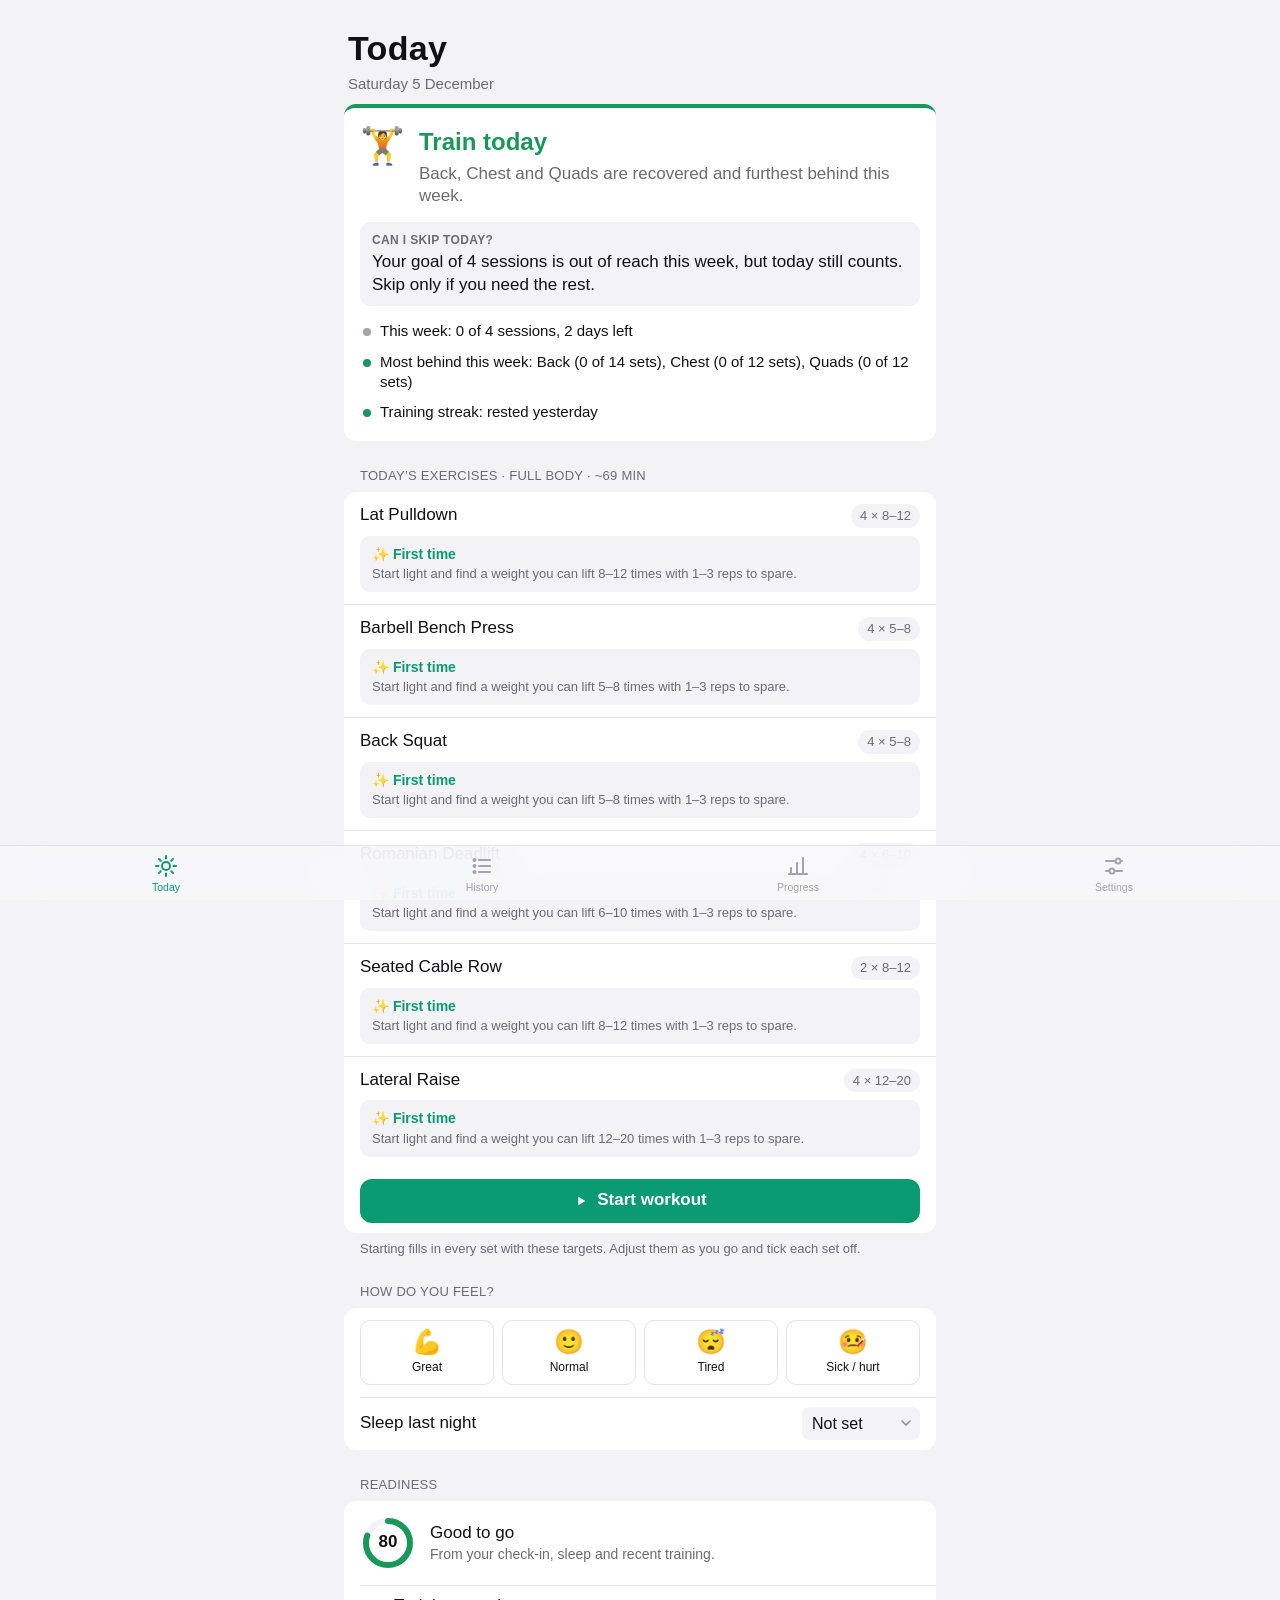
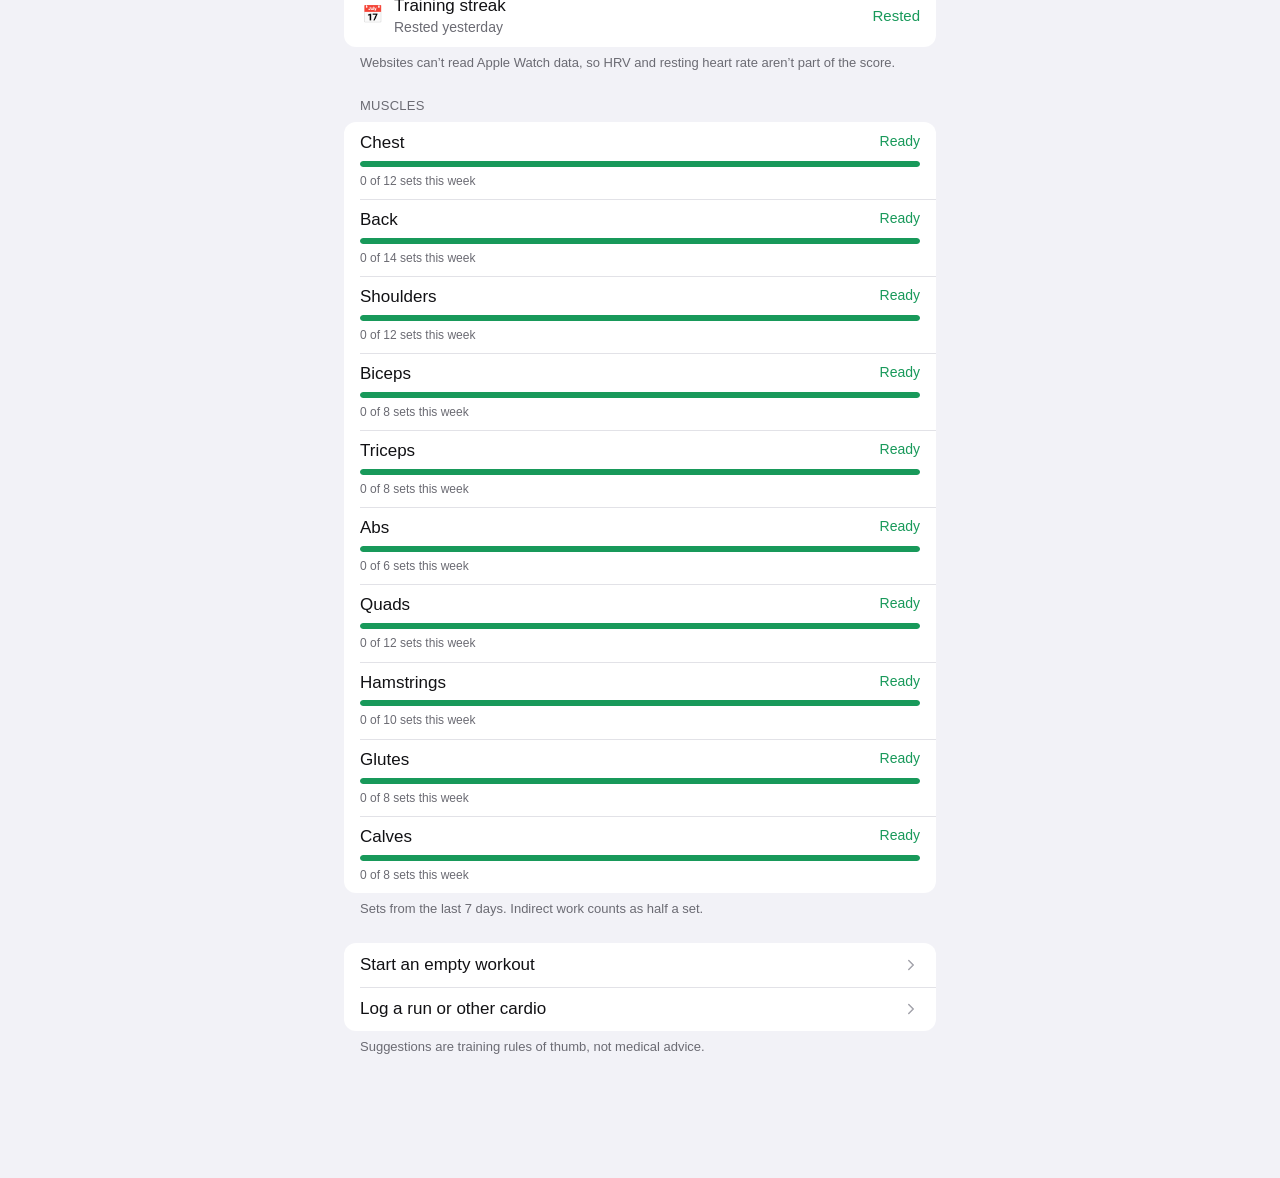
<file: static/gym/index.html>
<!doctype html>
<html lang="en">
<head>
  <meta charset="utf-8">
  <meta name="viewport" content="width=device-width, initial-scale=1, viewport-fit=cover">
  <meta name="description" content="Log gym sessions and runs, see how recovered each muscle is, and know when to train or rest. Your data stays on your device.">
  <meta name="theme-color" content="#f2f2f7" media="(prefers-color-scheme: light)">
  <meta name="theme-color" content="#000000" media="(prefers-color-scheme: dark)">
  <meta name="apple-mobile-web-app-capable" content="yes">
  <meta name="mobile-web-app-capable" content="yes">
  <meta name="apple-mobile-web-app-status-bar-style" content="default">
  <meta name="apple-mobile-web-app-title" content="GymTrack">
  <title>GymTrack</title>
  <link rel="manifest" href="manifest.webmanifest">
  <link rel="apple-touch-icon" href="icons/apple-touch-icon.png">
  <link rel="icon" type="image/png" sizes="192x192" href="icons/icon-192.png">
  <link rel="stylesheet" href="css/app.css">
  <script type="module" src="js/app.js"></script>
</head>
<body>
  <div id="app">
    <noscript><p style="padding:24px">GymTrack needs JavaScript turned on.</p></noscript>
  </div>
</body>
</html>
</file>
<file: static/gym/css/app.css>
/* GymTrack — iOS-style, light and dark. */

:root {
  --bg: #f2f2f7;
  --card: #ffffff;
  --field: #f2f2f7;
  --text: #111114;
  --text2: #6b6b73;
  --text3: #a3a3ab;
  --sep: #e2e2e7;
  --accent: #0a9b72;
  --accent-ink: #ffffff;
  --accent-soft: rgba(10, 155, 114, 0.12);
  --green: #18995a;
  --orange: #d97a06;
  --red: #e0444b;
  --blue: #2f73e8;
  --indigo: #5856d6;
  --tabbar: rgba(249, 249, 251, 0.86);
  --radius: 12px;
  color-scheme: light dark;
}

@media (prefers-color-scheme: dark) {
  :root {
    --bg: #000000;
    --card: #1c1c1e;
    --field: #2c2c2e;
    --text: #f5f5f7;
    --text2: #a1a1a9;
    --text3: #6c6c74;
    --sep: #38383a;
    --accent: #2fd39a;
    --accent-ink: #00261b;
    --accent-soft: rgba(47, 211, 154, 0.16);
    --green: #34c77b;
    --orange: #ff9f0a;
    --red: #ff6961;
    --blue: #64a8ff;
    --indigo: #8e8cf5;
    --tabbar: rgba(22, 22, 24, 0.86);
  }
}

* { box-sizing: border-box; }

html {
  -webkit-text-size-adjust: 100%;
  font-size: 17px;
}

body {
  margin: 0;
  background: var(--bg);
  color: var(--text);
  font-family: -apple-system, BlinkMacSystemFont, "SF Pro Text", "Segoe UI", Roboto, "Helvetica Neue", Arial, sans-serif;
  line-height: 1.35;
  -webkit-font-smoothing: antialiased;
  -webkit-tap-highlight-color: transparent;
  overscroll-behavior-y: none;
}

body.locked { overflow: hidden; }

button, input, select, textarea { font: inherit; color: inherit; }
button { cursor: pointer; }
a { color: var(--accent); }

.visually-hidden {
  position: absolute !important;
  width: 1px; height: 1px;
  overflow: hidden;
  clip: rect(0 0 0 0);
  white-space: nowrap;
}

/* Layout */

.screen {
  max-width: 640px;
  margin: 0 auto;
  padding: calc(env(safe-area-inset-top) + 8px) 16px calc(env(safe-area-inset-bottom) + 96px);
}

.screen.detail {
  padding-top: 0;
  padding-bottom: calc(env(safe-area-inset-bottom) + 40px);
}

.page-head { padding: 18px 4px 10px; }
.page-head h1 { margin: 0; font-size: 34px; font-weight: 700; letter-spacing: 0.01em; }
.subtitle { margin: 2px 0 0; color: var(--text2); font-size: 15px; }

.section { margin: 0 0 26px; }

.section-title {
  margin: 0 0 7px;
  padding: 0 16px;
  font-size: 13px;
  font-weight: 400;
  text-transform: uppercase;
  letter-spacing: 0.02em;
  color: var(--text2);
}

.section-footer { margin: 7px 0 0; padding: 0 16px; font-size: 13px; color: var(--text2); }

.card {
  background: var(--card);
  border-radius: var(--radius);
  overflow: hidden;
}

.row {
  display: flex;
  align-items: center;
  gap: 10px;
  min-height: 44px;
  padding: 10px 16px;
  position: relative;
}

.row + .row::before {
  content: "";
  position: absolute;
  top: 0; left: 16px; right: 0;
  border-top: 0.5px solid var(--sep);
}

.row-title { font-weight: 500; display: flex; align-items: center; gap: 6px; flex-wrap: wrap; }
.grow { flex: 1; min-width: 0; }
.muted { color: var(--text2); }
.small { font-size: 14px; }
.tiny { font-size: 12px; }
.mono { font-variant-numeric: tabular-nums; }
.value { color: var(--text2); font-variant-numeric: tabular-nums; }
.version { text-align: center; color: var(--text3); font-size: 13px; margin: 8px 16px 24px; }
.prose { display: block; line-height: 1.45; }
.empty { text-align: center; color: var(--text2); padding: 24px 16px; }

.row-button {
  width: 100%;
  border: 0;
  background: none;
  text-align: left;
  color: var(--text);
}
.row-button:active { background: var(--field); }
.row-button .icon { color: var(--text3); flex: none; }
.row-button.accent, .row-button.accent .icon { color: var(--accent); }
.row-button.danger { color: var(--red); }

.field .label { color: var(--text); flex: none; min-width: 90px; }
.field .label.grow { flex: 1; min-width: 0; }

/* Buttons and controls */

.btn {
  display: inline-flex;
  align-items: center;
  justify-content: center;
  gap: 8px;
  min-height: 44px;
  padding: 10px 18px;
  border: 0;
  border-radius: var(--radius);
  font-weight: 600;
  background: var(--card);
  color: var(--accent);
}
.btn.block { width: 100%; }
.btn.primary { background: var(--accent); color: var(--accent-ink); }
.btn.tinted { background: var(--accent-soft); color: var(--accent); }
.btn.danger { background: var(--card); color: var(--red); font-weight: 500; }
.btn:active { opacity: 0.7; }

.icon-btn {
  display: inline-flex;
  align-items: center;
  justify-content: center;
  width: 36px; height: 36px;
  flex: none;
  border: 0;
  border-radius: 50%;
  background: none;
  color: var(--text3);
}
.icon-btn:active { background: var(--field); }

.pill {
  flex: none;
  padding: 3px 9px;
  border-radius: 999px;
  background: var(--field);
  color: var(--text2);
  font-size: 13px;
  font-weight: 500;
  font-variant-numeric: tabular-nums;
  white-space: nowrap;
}
.pill.done { background: var(--accent-soft); color: var(--accent); }
.pill.live { background: rgba(217, 122, 6, 0.15); color: var(--orange); font-size: 12px; }

select {
  appearance: none;
  -webkit-appearance: none;
  border: 0;
  border-radius: 8px;
  padding: 6px 26px 6px 10px;
  background: var(--field) url("data:image/svg+xml,%3Csvg xmlns='http://www.w3.org/2000/svg' width='10' height='6'%3E%3Cpath d='M1 1l4 4 4-4' fill='none' stroke='%238e8e93' stroke-width='1.6' stroke-linecap='round'/%3E%3C/svg%3E") no-repeat right 9px center;
  font-size: 16px;
  max-width: 60%;
}

input.text, textarea.text {
  flex: 1;
  min-width: 0;
  border: 0;
  background: none;
  font-size: 17px;
  text-align: right;
  color: var(--text2);
  outline: none;
}
textarea.text { text-align: left; resize: vertical; color: var(--text); width: 100%; }
input[type="datetime-local"].text { text-align: right; min-height: 24px; }

input.num {
  width: 64px;
  min-height: 36px;
  border: 0;
  border-radius: 8px;
  padding: 6px 8px;
  background: var(--field);
  font-size: 17px;
  text-align: center;
  font-variant-numeric: tabular-nums;
  outline: none;
}
input.num:focus { box-shadow: 0 0 0 2px var(--accent); }
input.num.wide { width: 96px; }

.stepper { display: inline-flex; align-items: center; gap: 4px; }
.step {
  width: 34px; height: 32px;
  border: 0;
  border-radius: 8px;
  background: var(--field);
  font-size: 20px;
  line-height: 1;
}
.step:disabled { opacity: 0.35; }
.step-value { min-width: 64px; text-align: center; font-variant-numeric: tabular-nums; color: var(--text2); }

.switch {
  appearance: none;
  -webkit-appearance: none;
  position: relative;
  width: 51px; height: 31px;
  flex: none;
  margin: 0;
  border-radius: 999px;
  background: var(--sep);
  transition: background 0.2s;
}
.switch::after {
  content: "";
  position: absolute;
  top: 2px; left: 2px;
  width: 27px; height: 27px;
  border-radius: 50%;
  background: #fff;
  box-shadow: 0 2px 4px rgba(0, 0, 0, 0.2);
  transition: transform 0.2s;
}
.switch:checked { background: var(--green); }
.switch:checked::after { transform: translateX(20px); }

.segmented {
  display: flex;
  padding: 2px;
  border-radius: 9px;
  background: var(--field);
}
.section > .segmented { background: rgba(118, 118, 128, 0.12); }
.segmented button {
  flex: 1;
  min-height: 32px;
  padding: 4px 14px;
  border: 0;
  border-radius: 7px;
  background: none;
  font-size: 14px;
  font-weight: 500;
}
.segmented button.on { background: var(--card); box-shadow: 0 1px 3px rgba(0, 0, 0, 0.12); }

/* Navigation */

.nav-bar {
  position: sticky;
  top: 0;
  z-index: 10;
  display: grid;
  grid-template-columns: 1fr auto 1fr;
  align-items: center;
  gap: 8px;
  min-height: 52px;
  margin: 0 -16px 16px;
  padding: env(safe-area-inset-top) 8px 0;
  background: var(--tabbar);
  -webkit-backdrop-filter: saturate(180%) blur(20px);
  backdrop-filter: saturate(180%) blur(20px);
  border-bottom: 0.5px solid var(--sep);
}
.nav-title {
  font-weight: 600;
  text-align: center;
  white-space: nowrap;
  overflow: hidden;
  text-overflow: ellipsis;
  max-width: 52vw;
}
.nav-btn {
  display: inline-flex;
  align-items: center;
  gap: 2px;
  min-height: 44px;
  padding: 0 8px;
  border: 0;
  background: none;
  color: var(--accent);
  font-size: 17px;
}
.nav-btn.left { justify-self: start; }
.nav-btn.right { justify-self: end; }
.nav-btn.bold { font-weight: 600; }

.tab-bar {
  position: fixed;
  left: 0; right: 0; bottom: 0;
  z-index: 20;
  display: flex;
  justify-content: space-around;
  padding: 6px 8px calc(env(safe-area-inset-bottom) + 4px);
  background: var(--tabbar);
  -webkit-backdrop-filter: saturate(180%) blur(20px);
  backdrop-filter: saturate(180%) blur(20px);
  border-top: 0.5px solid var(--sep);
}
.tab-bar a {
  display: flex;
  flex-direction: column;
  align-items: center;
  gap: 2px;
  min-width: 64px;
  padding: 2px 6px;
  color: var(--text3);
  font-size: 10.5px;
  font-weight: 500;
  text-decoration: none;
}
.tab-bar a.on { color: var(--accent); }

/* Today */

.install { display: flex; align-items: flex-start; gap: 8px; padding: 14px 8px 14px 16px; margin-bottom: 18px; }
.install p { margin: 4px 0 0; }
.install .icon { vertical-align: -3px; }

.verdict { padding: 18px 16px 8px; margin-bottom: 26px; border-top: 4px solid var(--tone); }
.tone-green { --tone: var(--green); }
.tone-orange { --tone: var(--orange); }
.tone-blue { --tone: var(--blue); }
.tone-indigo { --tone: var(--indigo); }
.tone-red { --tone: var(--red); }
.tone-accent { --tone: var(--accent); }
.verdict-top { display: flex; gap: 14px; align-items: flex-start; }
.verdict-emoji { font-size: 36px; line-height: 1.1; }
.verdict-title { margin: 0 0 4px; font-size: 24px; font-weight: 700; color: var(--tone); }
.verdict-top p { margin: 0; }
.skip { margin: 14px 0 4px; padding: 10px 12px; border-radius: 10px; background: var(--field); }
.eyebrow { font-size: 12px; font-weight: 600; text-transform: uppercase; letter-spacing: 0.03em; color: var(--text2); margin-bottom: 2px; }
.reasons { list-style: none; margin: 10px 0 6px; padding: 0; }
.reasons li { position: relative; padding: 5px 0 5px 20px; font-size: 15px; }
.reasons li::before {
  content: "";
  position: absolute;
  left: 3px; top: 12px;
  width: 8px; height: 8px;
  border-radius: 50%;
  background: var(--text3);
}
.reasons li.impact-positive::before { background: var(--green); }
.reasons li.impact-negative::before { background: var(--orange); }

.plan-item { padding: 12px 0 2px; }
.plan-item + .plan-item { border-top: 0.5px solid var(--sep); }
.plan-line { display: flex; align-items: center; gap: 8px; padding: 0 16px 4px; }
.done-sets { padding: 0 16px 6px; }

.live { padding: 16px; margin-bottom: 10px; border-top: 4px solid var(--accent); }
.live-top { display: flex; align-items: flex-start; gap: 12px; margin-bottom: 8px; }
.live-title { margin: 2px 0 0; font-size: 24px; font-weight: 700; }
.live-clock { font-size: 22px; font-weight: 600; color: var(--accent); }
.live .meter { margin: 6px 0; }
.live-actions { display: flex; gap: 10px; margin-top: 12px; }
.live-actions .btn { flex: 1; }
.tip { margin: 0 0 16px; }

.feelings { gap: 8px; padding-top: 12px; padding-bottom: 12px; }
.feeling {
  flex: 1;
  display: flex;
  flex-direction: column;
  align-items: center;
  gap: 4px;
  padding: 8px 2px;
  border: 1px solid var(--sep);
  border-radius: 10px;
  background: none;
  font-size: 12px;
  white-space: nowrap;
}
.feeling.on { border-color: var(--accent); background: var(--accent-soft); color: var(--accent); font-weight: 600; }
.feeling-emoji { font-size: 24px; line-height: 1.1; }

.readiness-head { gap: 14px; padding-top: 14px; padding-bottom: 14px; }
.ring { position: relative; width: 56px; height: 56px; flex: none; }
.ring svg { display: block; }
.ring-track, .ring-fill { fill: none; stroke-width: 6; }
.ring-track { stroke: var(--field); }
.ring-fill { stroke: var(--tone); stroke-linecap: round; }
.ring-label { position: absolute; inset: 0; display: grid; place-items: center; font-weight: 700; font-variant-numeric: tabular-nums; }

.signal-icon { width: 24px; text-align: center; flex: none; }
.signal-value { flex: none; font-variant-numeric: tabular-nums; color: var(--text2); font-size: 15px; }
.impact-positive.signal-value { color: var(--green); }
.impact-negative.signal-value { color: var(--orange); }

.muscle { flex-direction: column; align-items: stretch; gap: 6px; }
.muscle-line { display: flex; justify-content: space-between; gap: 8px; }
.state-ready { color: var(--green); --state: var(--green); }
.state-recovering { color: var(--orange); --state: var(--orange); }
.state-fatigued { color: var(--red); --state: var(--red); }
.meter { height: 6px; border-radius: 3px; background: var(--field); overflow: hidden; }
.meter i { display: block; height: 100%; border-radius: 3px; background: var(--state); }

/* Exercise cards (Today and the workout editor) */

.exercise { margin-bottom: 16px; }
.exercise-head { display: flex; align-items: center; gap: 8px; padding: 12px 6px 4px 16px; }
.exercise-head h3 { margin: 0; font-size: 17px; font-weight: 600; }

.advice {
  margin: 4px 16px 10px;
  padding: 9px 12px;
  border-radius: 10px;
  background: var(--field);
  font-size: 14px;
  line-height: 1.35;
}
.advice-title { font-weight: 600; }
.advice-text { font-weight: 600; font-variant-numeric: tabular-nums; }
.advice-why, .advice-last { margin-top: 2px; font-size: 13px; color: var(--text2); }
.advice.tone-up { background: rgba(24, 153, 90, 0.13); }
.advice.tone-up .advice-title { color: var(--green); }
.advice.tone-down { background: rgba(224, 68, 75, 0.12); }
.advice.tone-down .advice-title { color: var(--red); }
.advice.tone-same .advice-title { color: var(--blue); }
.advice.tone-new .advice-title { color: var(--accent); }
.exercise > .advice:last-child { margin: 10px 16px 14px; }

.set-row {
  display: grid;
  grid-template-columns: 38px minmax(0, 1fr) 12px minmax(0, 1fr) 58px 44px;
  align-items: center;
  gap: 8px;
  padding: 5px 16px;
}
.set-head { padding-top: 2px; padding-bottom: 2px; font-size: 12px; color: var(--text2); text-align: center; }
.set-head .set-unit {
  width: 100%;
  min-width: 0;
  height: 28px;
  padding: 0 18px 0 7px;
  border: 0;
  border-radius: 7px;
  background-color: var(--field);
  color: var(--accent);
  font-size: 12px;
  font-weight: 600;
}
.set-row input.num { width: 100%; }
.bodyweight-help { margin: 0 16px 6px; color: var(--text2); font-size: 12px; }
.bodyweight-load { position: relative; min-width: 0; }
.bodyweight-load input.num { padding-left: 39px; }
.bodyweight-prefix {
  position: absolute;
  z-index: 1;
  left: 7px;
  top: 50%;
  transform: translateY(-50%);
  color: var(--accent);
  font-size: 11px;
  font-weight: 700;
  pointer-events: none;
}
.set-row .times { text-align: center; }
.set-row.is-done { background: rgba(24, 153, 90, 0.08); }
.set-row.is-done input.num { background: transparent; font-weight: 600; }

select.set-num {
  width: 38px;
  max-width: none;
  height: 34px;
  padding: 0;
  border-radius: 8px;
  background: var(--field);
  text-align: center;
  text-align-last: center;
  font-weight: 600;
  font-variant-numeric: tabular-nums;
  color: var(--text2);
}
select.set-num.warm { background: rgba(217, 122, 6, 0.15); color: var(--orange); }

.fail {
  height: 34px;
  border: 1px solid var(--sep);
  border-radius: 8px;
  background: none;
  color: var(--text3);
  font-size: 11px;
  font-weight: 500;
}
.fail.on { border-color: transparent; background: rgba(217, 122, 6, 0.16); color: var(--orange); font-weight: 600; }

.check {
  display: grid;
  place-items: center;
  height: 34px;
  border: 1.5px solid var(--sep);
  border-radius: 8px;
  background: none;
  color: var(--text3);
}
.check.on { border-color: var(--green); background: var(--green); color: #fff; }
.add-set { margin-top: 6px; border-top: 0.5px solid var(--sep); }

/* Finished-workout analysis */

.analysis-stats {
  display: grid;
  grid-template-columns: repeat(2, minmax(0, 1fr));
  gap: 1px;
  background: var(--sep);
}
.analysis-stat {
  display: flex;
  flex-direction: column;
  gap: 2px;
  padding: 12px 16px;
  background: var(--card);
}
.analysis-stat strong { font-size: 20px; font-variant-numeric: tabular-nums; }
.analysis-profile, .analysis-focus { padding: 13px 16px; border-top: 0.5px solid var(--sep); line-height: 1.45; }
.analysis-notes { margin: 0; padding: 10px 22px 14px 36px; border-top: 0.5px solid var(--sep); }
.analysis-notes li { margin: 4px 0; line-height: 1.4; }

input.profile-num { width: 78px; flex: none; }
.profile-unit { width: 24px; flex: none; }

/* Sheet (exercise picker) */

.sheet {
  position: fixed;
  inset: 0;
  z-index: 50;
  display: flex;
  align-items: flex-end;
  background: rgba(0, 0, 0, 0.35);
}
.sheet-panel {
  width: 100%;
  max-width: 640px;
  margin: 0 auto;
  height: calc(100% - env(safe-area-inset-top) - 10px);
  overflow-y: auto;
  -webkit-overflow-scrolling: touch;
  padding: 0 16px calc(env(safe-area-inset-bottom) + 24px);
  border-radius: 14px 14px 0 0;
  background: var(--bg);
  animation: rise 0.22s ease-out;
}
.sheet-panel .nav-bar { padding-top: 0; border-radius: 14px 14px 0 0; }
@keyframes rise { from { transform: translateY(40px); opacity: 0.6; } to { transform: none; opacity: 1; } }

.search-wrap { position: sticky; top: 52px; z-index: 5; padding: 0 0 14px; background: var(--bg); }
.search {
  width: 100%;
  min-height: 38px;
  border: 0;
  border-radius: 10px;
  padding: 8px 12px;
  background: rgba(118, 118, 128, 0.12);
  font-size: 17px;
  outline: none;
}

.chips { display: flex; flex-wrap: wrap; gap: 8px; }
.chip {
  padding: 8px 14px;
  border: 1px solid var(--sep);
  border-radius: 999px;
  background: var(--card);
  font-size: 15px;
}
.chip.on { border-color: var(--accent); background: var(--accent-soft); color: var(--accent); font-weight: 600; }

/* History */

.actions { display: flex; gap: 10px; margin: 4px 0 22px; }
.actions .btn { flex: 1; }
.history-row { gap: 12px; }
.history-icon { font-size: 22px; width: 30px; text-align: center; flex: none; }
.empty-state { text-align: center; padding: 40px 24px; }
.empty-state h2 { margin: 8px 0 6px; font-size: 20px; }
.empty-emoji { font-size: 44px; }

/* Progress */

.volume { flex-direction: column; align-items: stretch; gap: 10px; padding-top: 14px; padding-bottom: 14px; }
.vol-row { display: grid; grid-template-columns: 92px 1fr 52px; align-items: center; gap: 10px; font-size: 14px; }
.vol-track { position: relative; height: 12px; }
.vol-target, .vol-fill { position: absolute; left: 0; top: 0; height: 100%; border-radius: 6px; }
.vol-target { background: var(--field); }
.vol-fill { background: var(--accent); }
.vol-fill.met { background: var(--green); }
.vol-value { text-align: right; color: var(--text2); font-variant-numeric: tabular-nums; }

.bars {
  --plot: 140px;
  --label: 20px;
  position: relative;
  display: flex;
  align-items: flex-end;
  gap: 4px;
  width: 100%;
  padding-top: 16px;
}
.bar-col { flex: 1; min-width: 0; display: flex; flex-direction: column; align-items: center; }
.bar-area { position: relative; width: 100%; height: var(--plot); display: flex; align-items: flex-end; justify-content: center; }
.bar-fill { position: relative; width: 70%; max-width: 28px; min-height: 2px; border-radius: 5px 5px 2px 2px; background: var(--tone, var(--accent)); }
.bar-value { position: absolute; bottom: 100%; left: 50%; transform: translateX(-50%); padding-bottom: 2px; font-size: 11px; color: var(--text2); white-space: nowrap; font-variant-numeric: tabular-nums; }
.bar-label { height: var(--label); line-height: var(--label); font-size: 11px; color: var(--text3); white-space: nowrap; }
.bars-target { position: absolute; left: 0; right: 0; border-top: 1.5px dashed var(--text3); pointer-events: none; }

.line-chart { width: 100%; height: auto; display: block; }
.line-chart .grid { stroke: var(--sep); stroke-width: 1; }
.line-chart .axis { fill: var(--text3); font-size: 11px; font-family: inherit; }
.line-chart .line { fill: none; stroke: var(--accent); stroke-width: 2.5; stroke-linejoin: round; stroke-linecap: round; }
.line-chart .dot { fill: var(--card); stroke: var(--accent); stroke-width: 2; }
.e1rm { width: 76px; text-align: right; }

/* Settings */

.steps { margin: 0; padding-left: 20px; }
.steps li { margin: 4px 0; }
.steps .icon { vertical-align: -3px; color: var(--blue); }

@media (min-width: 700px) {
  .screen { padding-left: 24px; padding-right: 24px; }
}
</file>
